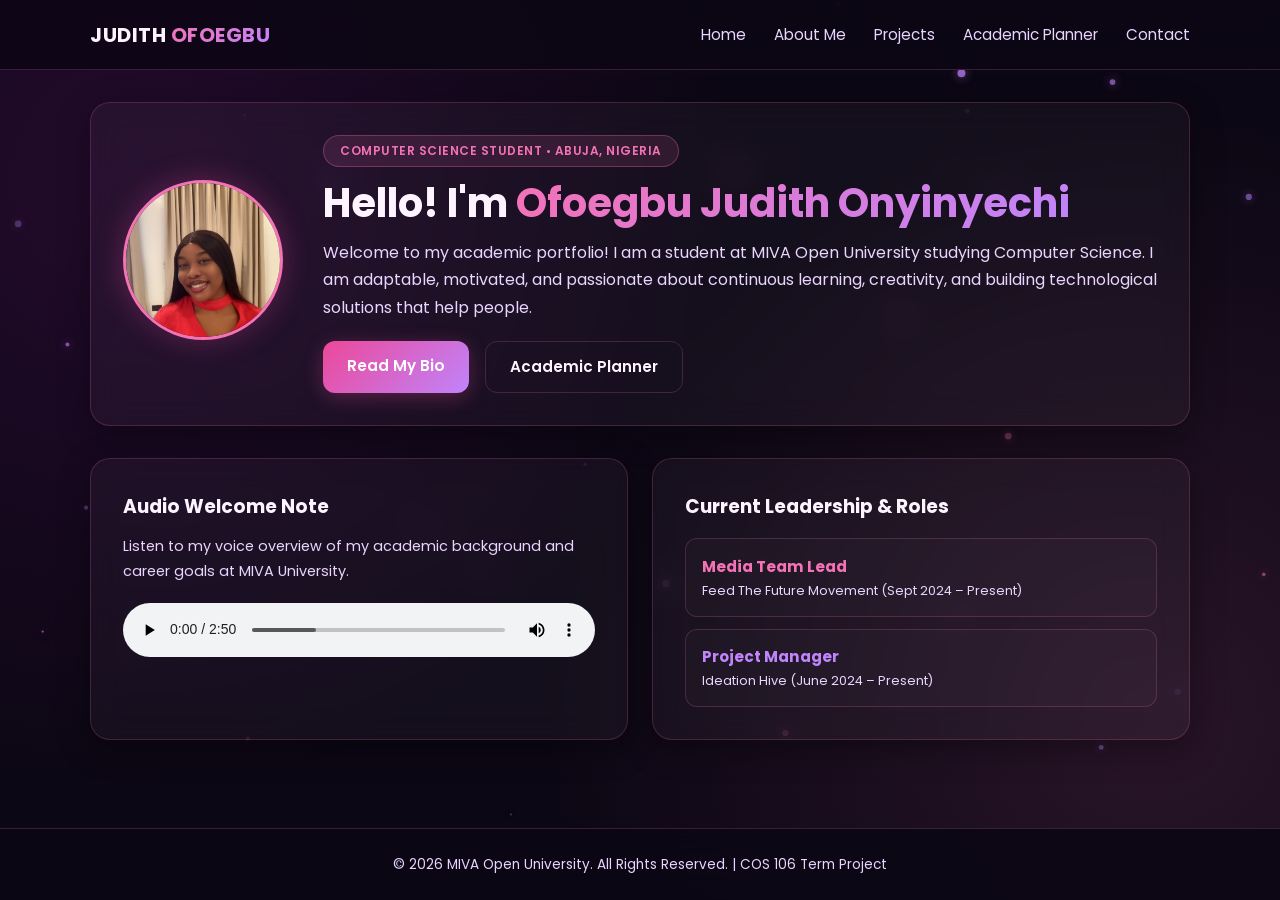
<file: index.html>
<!DOCTYPE html>
<html lang="en">
<head>
  <meta charset="UTF-8">
  <meta name="viewport" content="width=device-width, initial-scale=1.0">
  <title>Ofoegbu Judith | MIVA Student Portfolio</title>
  <link rel="stylesheet" href="css/style.css">
  <link href="https://fonts.googleapis.com/css2?family=Poppins:wght@300;400;500;600;700&display=swap" rel="stylesheet">
</head>

<body>

  <!-- Navigation Header -->
<header>
  <div class="nav-container">
    <div class="logo">JUDITH <span>OFOEGBU</span></div>
    
    <!-- 1. Hamburger Toggle Button -->
    <button class="mobile-menu-btn" id="mobile-menu-btn" aria-label="Toggle Navigation">
      <span></span>
      <span></span>
      <span></span>
    </button>

    <nav>
      <ul class="nav-links" id="nav-links">
        <li><a href="index.html">Home</a></li>
        <li><a href="about.html">About Me</a></li>
        <li><a href="projects.html">Projects</a></li>
        <li><a href="planner.html">Academic Planner</a></li>
        <li><a href="contact.html">Contact</a></li>
      </ul>
    </nav>
  </div>
</header>

  <main>
    <!-- Hero Section -->
    <section class="glass-card hero-card">
      <div class="profile-img-container">
        <img src="images/profile.jpeg" alt="Ofoegbu Judith Photograph" class="profile-img">
      </div>
      <div class="hero-bio">
        <span class="badge">Computer Science Student • Abuja, Nigeria</span>
        <h1>Hello! I'm <span style="background: linear-gradient(135deg, var(--accent-rose), var(--accent-lavender)); -webkit-background-clip: text; -webkit-text-fill-color: transparent;">Ofoegbu Judith Onyinyechi </span></h1>
        <p style="color: var(--text-muted);">
          Welcome to my academic portfolio! I am a student at MIVA Open University studying Computer Science. I am adaptable, motivated, and passionate about continuous learning, creativity, and building technological solutions that help people.
        </p>
        <div style="display: flex; gap: 1rem; margin-top: 0.5rem; flex-wrap: wrap; justify-content: inherit;">
          <a href="about.html" class="btn">Read My Bio</a>
          <a href="planner.html" class="btn btn-secondary">Academic Planner</a>
        </div>
      </div>
    </section>

    <!-- Highlights -->
    <section class="grid-2">
      <article class="glass-card">
        <h3>Audio Welcome Note</h3>
        <p style="color: var(--text-muted); margin: 0.75rem 0 1.25rem; font-size: 0.9rem;">Listen to my voice overview of my academic background and career goals at MIVA University.</p>
        <audio controls style="width: 100%; border-radius: 8px;">
          <source src="audio/welcome-note.mp3" type="audio/mpeg">
          Your browser does not support the audio element.
        </audio>
      </article>

      <article class="glass-card">
        <h3>Current Leadership & Roles</h3>
        <ul style="list-style: none; margin-top: 1rem; display: flex; flex-direction: column; gap: 0.75rem;">
          <li style="background: rgba(255, 255, 255, 0.02); padding: 0.85rem 1rem; border-radius: 12px; border: 1px solid var(--glass-border);">
            <strong style="color: var(--accent-rose); font-size: 0.95rem;">Media Team Lead</strong>
            <span style="display: block; color: var(--text-muted); font-size: 0.8rem;">Feed The Future Movement (Sept 2024 – Present)</span>
          </li>
          <li style="background: rgba(255, 255, 255, 0.02); padding: 0.85rem 1rem; border-radius: 12px; border: 1px solid var(--glass-border);">
            <strong style="color: var(--accent-lavender); font-size: 0.95rem;">Project Manager</strong>
            <span style="display: block; color: var(--text-muted); font-size: 0.8rem;">Ideation Hive (June 2024 – Present)</span>
          </li>
        </ul>
      </article>
    </section>
  </main>

  <footer>
    <p>&copy; 2026 MIVA Open University. All Rights Reserved. | COS 106 Term Project</p>
  </footer>

  <script src="js/background.js"></script>
</body>

<!-- 2. Hamburger Toggle Script -->

<script>
  const menuBtn = document.getElementById('mobile-menu-btn');
  const navLinks = document.getElementById('nav-links');

  if (menuBtn && navLinks) {
    menuBtn.addEventListener('click', () => {
      menuBtn.classList.toggle('active');
      navLinks.classList.toggle('active');
      document.body.classList.toggle('menu-open');
    });

    // Close menu when clicking on any link
    document.querySelectorAll('.nav-links a').forEach(link => {
      link.addEventListener('click', () => {
        menuBtn.classList.remove('active');
        navLinks.classList.remove('active');
        document.body.classList.remove('menu-open');
      });
    });
  }
</script>

</html>
</file>
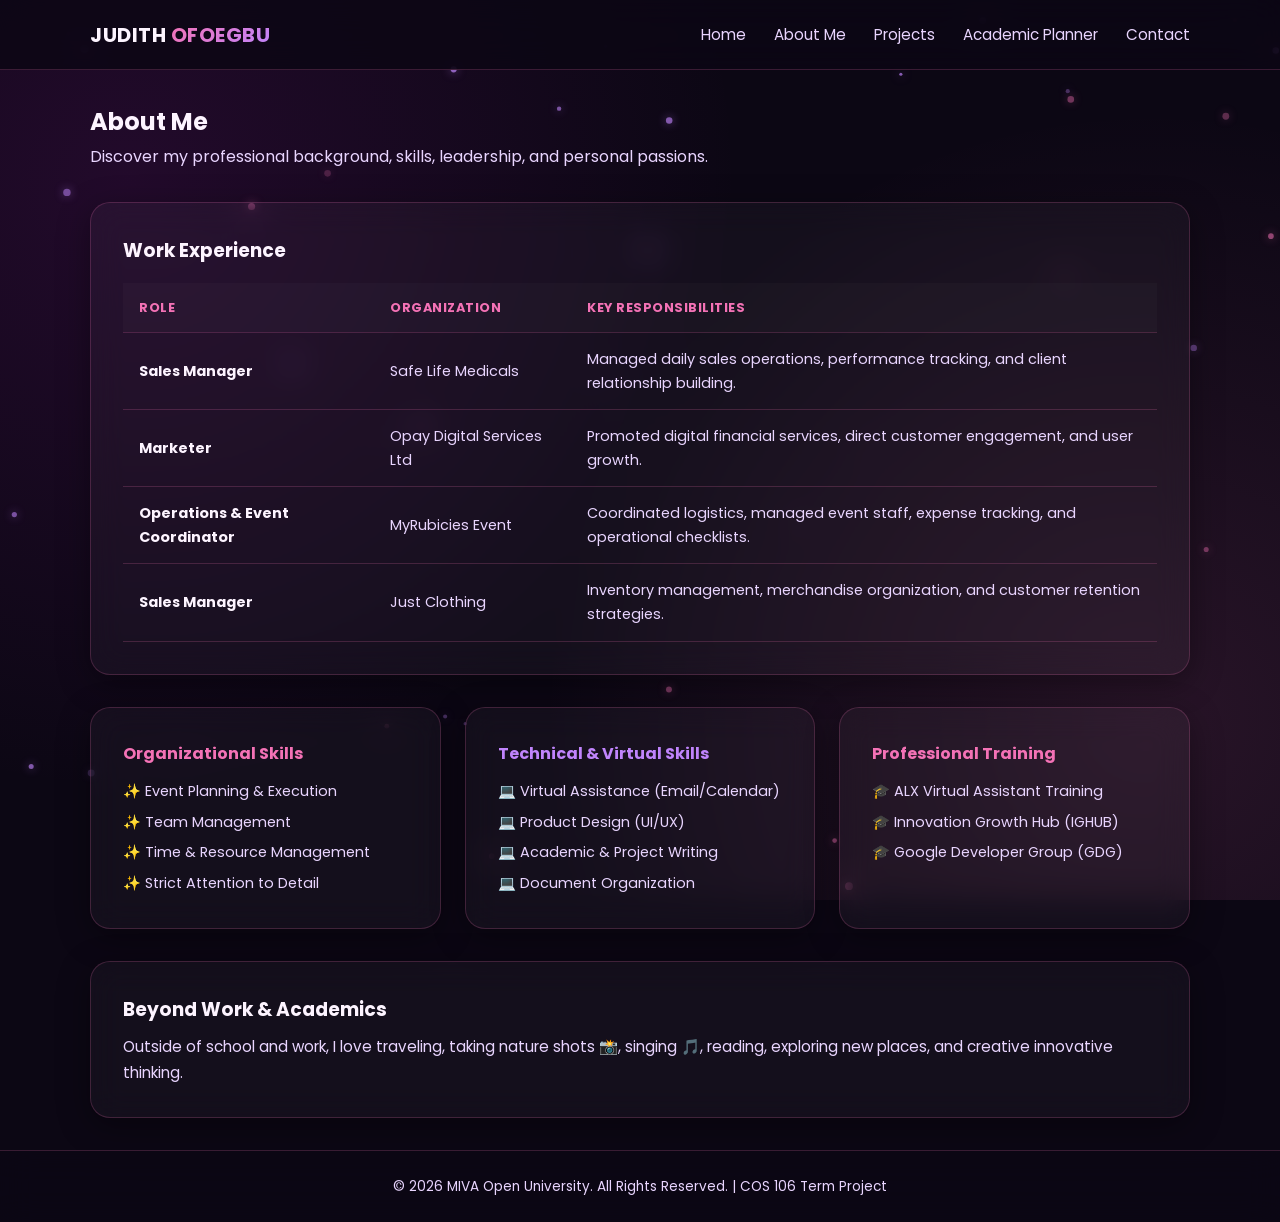
<file: about.html>
<!DOCTYPE html>
<html lang="en">
<head>
  <meta charset="UTF-8">
  <meta name="viewport" content="width=device-width, initial-scale=1.0">
  <title>About Ofoegbu Judith | Student Portfolio</title>
  <link rel="stylesheet" href="css/style.css">
  <link href="https://fonts.googleapis.com/css2?family=Poppins:wght@300;400;500;600;700&display=swap" rel="stylesheet">
</head>
<body>

<header>
  <div class="nav-container">
    <div class="logo">JUDITH <span>OFOEGBU</span></div>
    
    <!-- 1. Hamburger Toggle Button -->
    <button class="mobile-menu-btn" id="mobile-menu-btn" aria-label="Toggle Navigation">
      <span></span>
      <span></span>
      <span></span>
    </button>

    <nav>
      <ul class="nav-links" id="nav-links">
        <li><a href="index.html">Home</a></li>
        <li><a href="about.html">About Me</a></li>
        <li><a href="projects.html">Projects</a></li>
        <li><a href="planner.html">Academic Planner</a></li>
        <li><a href="contact.html">Contact</a></li>
      </ul>
    </nav>
  </div>
</header>

  <main>
    <section style="margin-bottom: 2rem;">
      <h2>About Me</h2>
      <p style="color: var(--text-muted);">Discover my professional background, skills, leadership, and personal passions.</p>
    </section>

    <!-- Professional Experience Table -->
    <section class="glass-card" style="margin-bottom: 2rem;">
      <h3>Work Experience</h3>
      <div class="table-container">
        <table>
          <thead>
            <tr>
              <th>Role</th>
              <th>Organization</th>
              <th>Key Responsibilities</th>
            </tr>
          </thead>
          <tbody>
            <tr>
              <td><strong style="color: var(--text-main);">Sales Manager</strong></td>
              <td>Safe Life Medicals</td>
              <td>Managed daily sales operations, performance tracking, and client relationship building.</td>
            </tr>
            <tr>
              <td><strong style="color: var(--text-main);">Marketer</strong></td>
              <td>Opay Digital Services Ltd</td>
              <td>Promoted digital financial services, direct customer engagement, and user growth.</td>
            </tr>
            <tr>
              <td><strong style="color: var(--text-main);">Operations & Event Coordinator</strong></td>
              <td>MyRubicies Event</td>
              <td>Coordinated logistics, managed event staff, expense tracking, and operational checklists.</td>
            </tr>
            <tr>
              <td><strong style="color: var(--text-main);">Sales Manager</strong></td>
              <td>Just Clothing</td>
              <td>Inventory management, merchandise organization, and customer retention strategies.</td>
            </tr>
          </tbody>
        </table>
      </div>
    </section>

    <!-- Skills Grid -->
    <section class="grid-3" style="margin-bottom: 2rem;">
      <article class="glass-card">
        <h4 style="color: var(--accent-rose); margin-bottom: 0.75rem;">Organizational Skills</h4>
        <ul style="list-style: none; color: var(--text-muted); font-size: 0.9rem; display: flex; flex-direction: column; gap: 0.4rem;">
          <li>✨ Event Planning & Execution</li>
          <li>✨ Team Management</li>
          <li>✨ Time & Resource Management</li>
          <li>✨ Strict Attention to Detail</li>
        </ul>
      </article>

      <article class="glass-card">
        <h4 style="color: var(--accent-lavender); margin-bottom: 0.75rem;">Technical & Virtual Skills</h4>
        <ul style="list-style: none; color: var(--text-muted); font-size: 0.9rem; display: flex; flex-direction: column; gap: 0.4rem;">
          <li>💻 Virtual Assistance (Email/Calendar)</li>
          <li>💻 Product Design (UI/UX)</li>
          <li>💻 Academic & Project Writing</li>
          <li>💻 Document Organization</li>
        </ul>
      </article>

      <article class="glass-card">
        <h4 style="color: var(--accent-rose); margin-bottom: 0.75rem;">Professional Training</h4>
        <ul style="list-style: none; color: var(--text-muted); font-size: 0.9rem; display: flex; flex-direction: column; gap: 0.4rem;">
          <li>🎓 ALX Virtual Assistant Training</li>
          <li>🎓 Innovation Growth Hub (IGHUB)</li>
          <li>🎓 Google Developer Group (GDG)</li>
        </ul>
      </article>
    </section>

    <!-- Personal Hobbies -->
    <section class="glass-card">
      <h3>Beyond Work & Academics</h3>
      <p style="color: var(--text-muted); margin-top: 0.5rem; font-size: 0.95rem;">
        Outside of school and work, I love traveling, taking nature shots 📸, singing 🎵, reading, exploring new places, and creative innovative thinking.
      </p>
    </section>
  </main>

  <footer>
    <p>&copy; 2026 MIVA Open University. All Rights Reserved. | COS 106 Term Project</p>
  </footer>

  <script src="js/background.js"></script>
</body>
<script>
  const menuBtn = document.getElementById('mobile-menu-btn');
  const navLinks = document.getElementById('nav-links');

  if (menuBtn && navLinks) {
    menuBtn.addEventListener('click', () => {
      menuBtn.classList.toggle('active');
      navLinks.classList.toggle('active');
      document.body.classList.toggle('menu-open');
    });

    // Close menu when clicking on any link
    document.querySelectorAll('.nav-links a').forEach(link => {
      link.addEventListener('click', () => {
        menuBtn.classList.remove('active');
        navLinks.classList.remove('active');
        document.body.classList.remove('menu-open');
      });
    });
  }
</script>
</html>
</file>
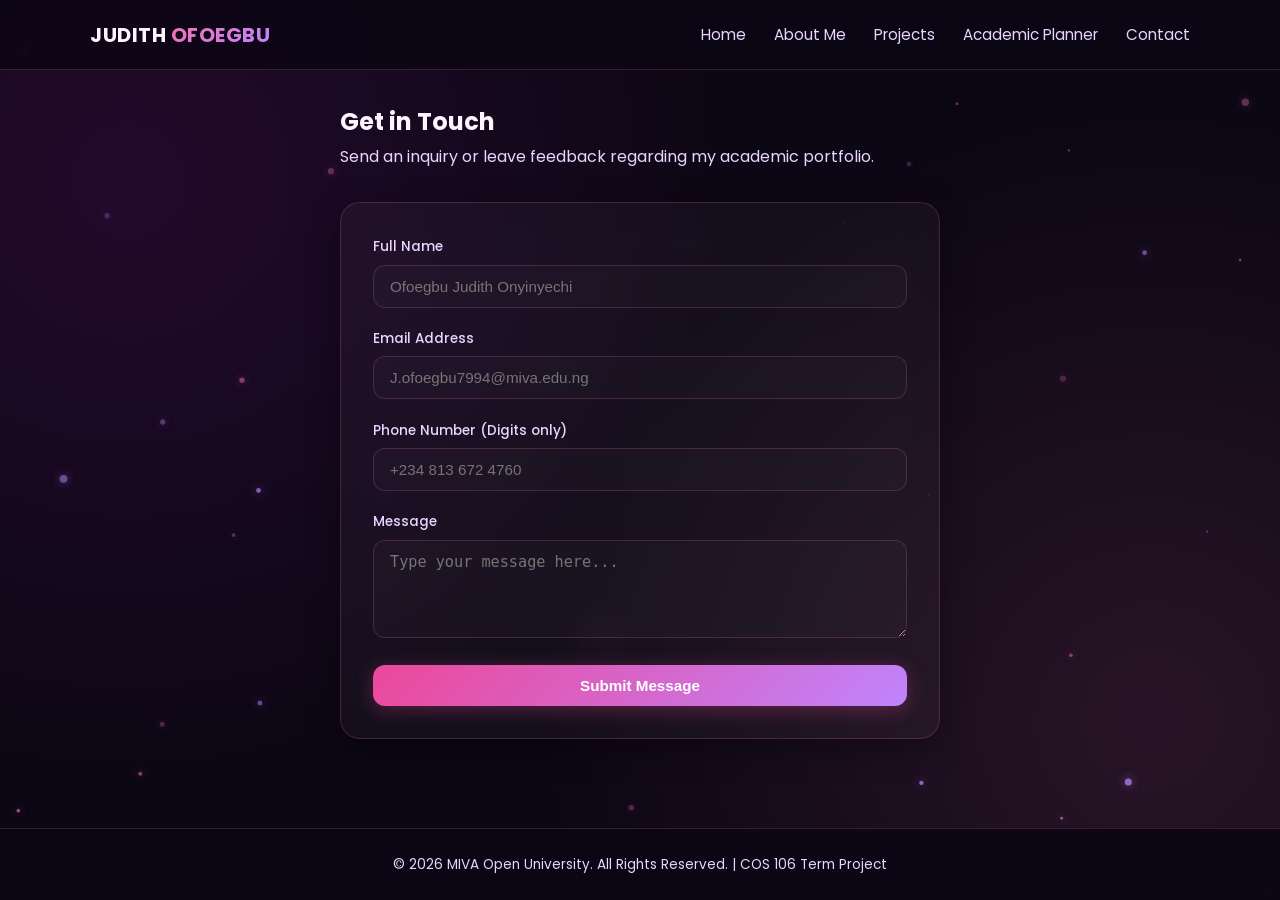
<file: contact.html>
<!DOCTYPE html>
<html lang="en">
<head>
  <meta charset="UTF-8">
  <meta name="viewport" content="width=device-width, initial-scale=1.0">
  <title>Contact | Ofoegbu Judith</title>
  <link rel="stylesheet" href="css/style.css">
  <link href="https://fonts.googleapis.com/css2?family=Poppins:wght@300;400;500;600;700&display=swap" rel="stylesheet">
</head>
<body>

  <header>
  <div class="nav-container">
    <div class="logo">JUDITH <span>OFOEGBU</span></div>
    
    <!-- 1. Hamburger Toggle Button -->
    <button class="mobile-menu-btn" id="mobile-menu-btn" aria-label="Toggle Navigation">
      <span></span>
      <span></span>
      <span></span>
    </button>

    <nav>
      <ul class="nav-links" id="nav-links">
        <li><a href="index.html">Home</a></li>
        <li><a href="about.html">About Me</a></li>
        <li><a href="projects.html">Projects</a></li>
        <li><a href="planner.html">Academic Planner</a></li>
        <li><a href="contact.html">Contact</a></li>
      </ul>
    </nav>
  </div>
</header>

  <main style="max-width: 600px;">
    <section style="margin-bottom: 2rem;">
      <h2>Get in Touch</h2>
      <p style="color: var(--text-muted);">Send an inquiry or leave feedback regarding my academic portfolio.</p>
    </section>

    <div id="success-banner" style="display: none; background: rgba(244, 114, 182, 0.1); border: 1px solid var(--accent-rose); color: var(--accent-rose); padding: 1.25rem; border-radius: 14px; margin-bottom: 1.5rem; font-size: 0.9rem; backdrop-filter: blur(10px);">
      ✨ Thank you! Your message has passed validation and was submitted successfully.
    </div>

    <form id="contact-form" class="glass-card" novalidate>
      <!-- Name -->
      <div class="form-group">
        <label for="fullname">Full Name</label>
        <input type="text" id="fullname" placeholder="Ofoegbu Judith Onyinyechi">
        <span class="error-text" id="name-error">Name cannot be empty.</span>
      </div>

      <!-- Email -->
      <div class="form-group">
        <label for="email">Email Address</label>
        <input type="email" id="email" placeholder="J.ofoegbu7994@miva.edu.ng">
        <span class="error-text" id="email-error">Please enter a valid email address.</span>
      </div>

      <!-- Phone Number -->
      <div class="form-group">
        <label for="phone">Phone Number (Digits only)</label>
        <input type="text" id="phone" placeholder="+234 813 672 4760">
        <span class="error-text" id="phone-error">Phone number must contain digits only.</span>
      </div>

      <!-- Message -->
      <div class="form-group">
        <label for="message">Message</label>
        <textarea id="message" rows="4" placeholder="Type your message here..."></textarea>
        <span class="error-text" id="message-error">Message cannot be empty.</span>
      </div>

      <button type="submit" class="btn" style="width: 100%; margin-top: 0.5rem;">Submit Message</button>
    </form>
  </main>

  <footer>
    <p>&copy; 2026 MIVA Open University. All Rights Reserved. | COS 106 Term Project</p>
  </footer>

  <script src="js/background.js"></script>
  <script src="js/validation.js"></script>
</body>
<script>
  const menuBtn = document.getElementById('mobile-menu-btn');
  const navLinks = document.getElementById('nav-links');

  if (menuBtn && navLinks) {
    menuBtn.addEventListener('click', () => {
      menuBtn.classList.toggle('active');
      navLinks.classList.toggle('active');
      document.body.classList.toggle('menu-open');
    });

    // Close menu when clicking on any link
    document.querySelectorAll('.nav-links a').forEach(link => {
      link.addEventListener('click', () => {
        menuBtn.classList.remove('active');
        navLinks.classList.remove('active');
        document.body.classList.remove('menu-open');
      });
    });
  }
</script>
</html>
</file>
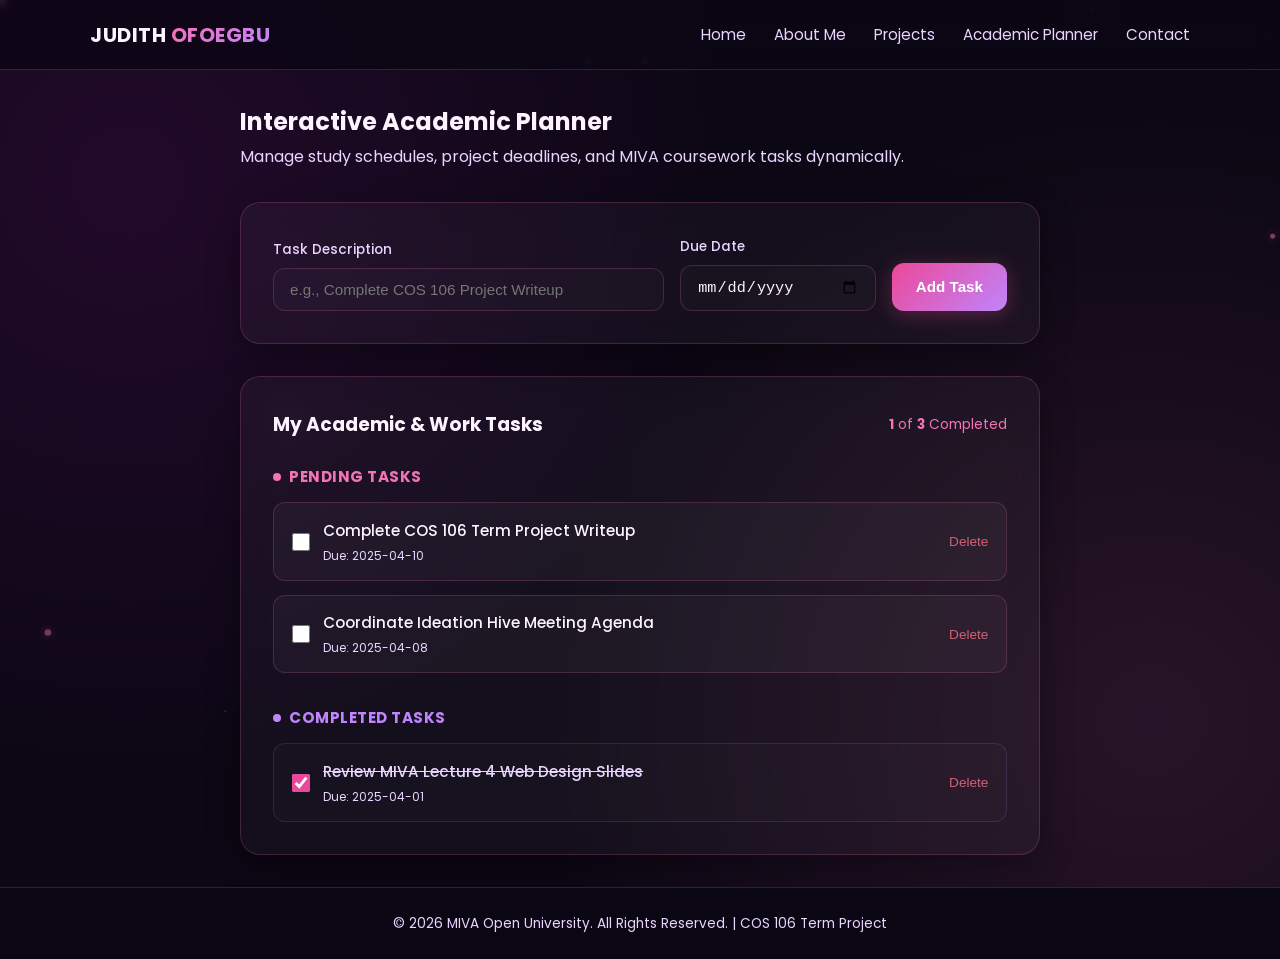
<file: planner.html>
<!DOCTYPE html>
<html lang="en">
<head>
  <meta charset="UTF-8">
  <meta name="viewport" content="width=device-width, initial-scale=1.0">
  <title>Academic Planner | Ofoegbu Judith</title>
  <link rel="stylesheet" href="css/style.css">
  <link href="https://fonts.googleapis.com/css2?family=Poppins:wght@300;400;500;600;700&display=swap" rel="stylesheet">
</head>
<body>

  <!-- Navigation -->

  <header>
  <div class="nav-container">
    <div class="logo">JUDITH <span>OFOEGBU</span></div>
    
    <!-- 1. Hamburger Toggle Button -->
    <button class="mobile-menu-btn" id="mobile-menu-btn" aria-label="Toggle Navigation">
      <span></span>
      <span></span>
      <span></span>
    </button>

    <nav>
      <ul class="nav-links" id="nav-links">
        <li><a href="index.html">Home</a></li>
        <li><a href="about.html">About Me</a></li>
        <li><a href="projects.html">Projects</a></li>
        <li><a href="planner.html">Academic Planner</a></li>
        <li><a href="contact.html">Contact</a></li>
      </ul>
    </nav>
  </div>
</header>


  <main style="max-width: 800px;">
    <section style="margin-bottom: 2rem;">
      <h2>Interactive Academic Planner</h2>
      <p style="color: var(--text-muted);">Manage study schedules, project deadlines, and MIVA coursework tasks dynamically.</p>
    </section>

    <!-- Task Input Form -->
    <section class="glass-card" style="margin-bottom: 2rem;">
      <form id="planner-form">
        <div class="form-group" style="margin-bottom: 0;">
          <label for="task-title">Task Description</label>
          <input type="text" id="task-title" placeholder="e.g., Complete COS 106 Project Writeup" required>
        </div>
        <div class="form-group" style="margin-bottom: 0;">
          <label for="task-date">Due Date</label>
          <input type="date" id="task-date" required>
        </div>
        <button type="submit" class="btn" style="height: 48px;">Add Task</button>
      </form>
    </section>

    <!-- Task Display & Status Sections -->
    <section class="glass-card">
      <div style="display: flex; justify-content: space-between; align-items: center; margin-bottom: 1.5rem; flex-wrap: wrap; gap: 1rem;">
        <h3>My Academic & Work Tasks</h3>
        <div id="planner-stats" style="font-size: 0.85rem; color: var(--accent-rose);">
          <!-- Dynamic Task Counters -->
        </div>
      </div>

      <!-- Pending Tasks Group -->
      <div style="margin-bottom: 2rem;">
        <h4 style="color: var(--accent-rose); font-size: 0.95rem; text-transform: uppercase; letter-spacing: 0.5px; margin-bottom: 0.75rem; display: flex; align-items: center; gap: 0.5rem;">
          <span style="width: 8px; height: 8px; border-radius: 50%; background-color: var(--accent-rose); display: inline-block;"></span>
          Pending Tasks
        </h4>
        <ul id="pending-task-list" style="list-style: none; display: flex; flex-direction: column; gap: 0.85rem;">
          <!-- Pending tasks inserted via planner.js -->
        </ul>
      </div>

      <!-- Completed Tasks Group -->
      <div>
        <h4 style="color: var(--accent-lavender); font-size: 0.95rem; text-transform: uppercase; letter-spacing: 0.5px; margin-bottom: 0.75rem; display: flex; align-items: center; gap: 0.5rem;">
          <span style="width: 8px; height: 8px; border-radius: 50%; background-color: var(--accent-lavender); display: inline-block;"></span>
          Completed Tasks
        </h4>
        <ul id="completed-task-list" style="list-style: none; display: flex; flex-direction: column; gap: 0.85rem;">
          <!-- Completed tasks inserted via planner.js -->
        </ul>
      </div>
    </section>
  </main>

  <footer>
    <p>&copy; 2026 MIVA Open University. All Rights Reserved. | COS 106 Term Project</p>
  </footer>

  <script src="js/background.js"></script>
  <script src="js/planner.js"></script>
</body>
<script>
  const menuBtn = document.getElementById('mobile-menu-btn');
  const navLinks = document.getElementById('nav-links');

  if (menuBtn && navLinks) {
    menuBtn.addEventListener('click', () => {
      menuBtn.classList.toggle('active');
      navLinks.classList.toggle('active');
      document.body.classList.toggle('menu-open');
    });

    // Close menu when clicking on any link
    document.querySelectorAll('.nav-links a').forEach(link => {
      link.addEventListener('click', () => {
        menuBtn.classList.remove('active');
        navLinks.classList.remove('active');
        document.body.classList.remove('menu-open');
      });
    });
  }
</script>
</html>
</file>
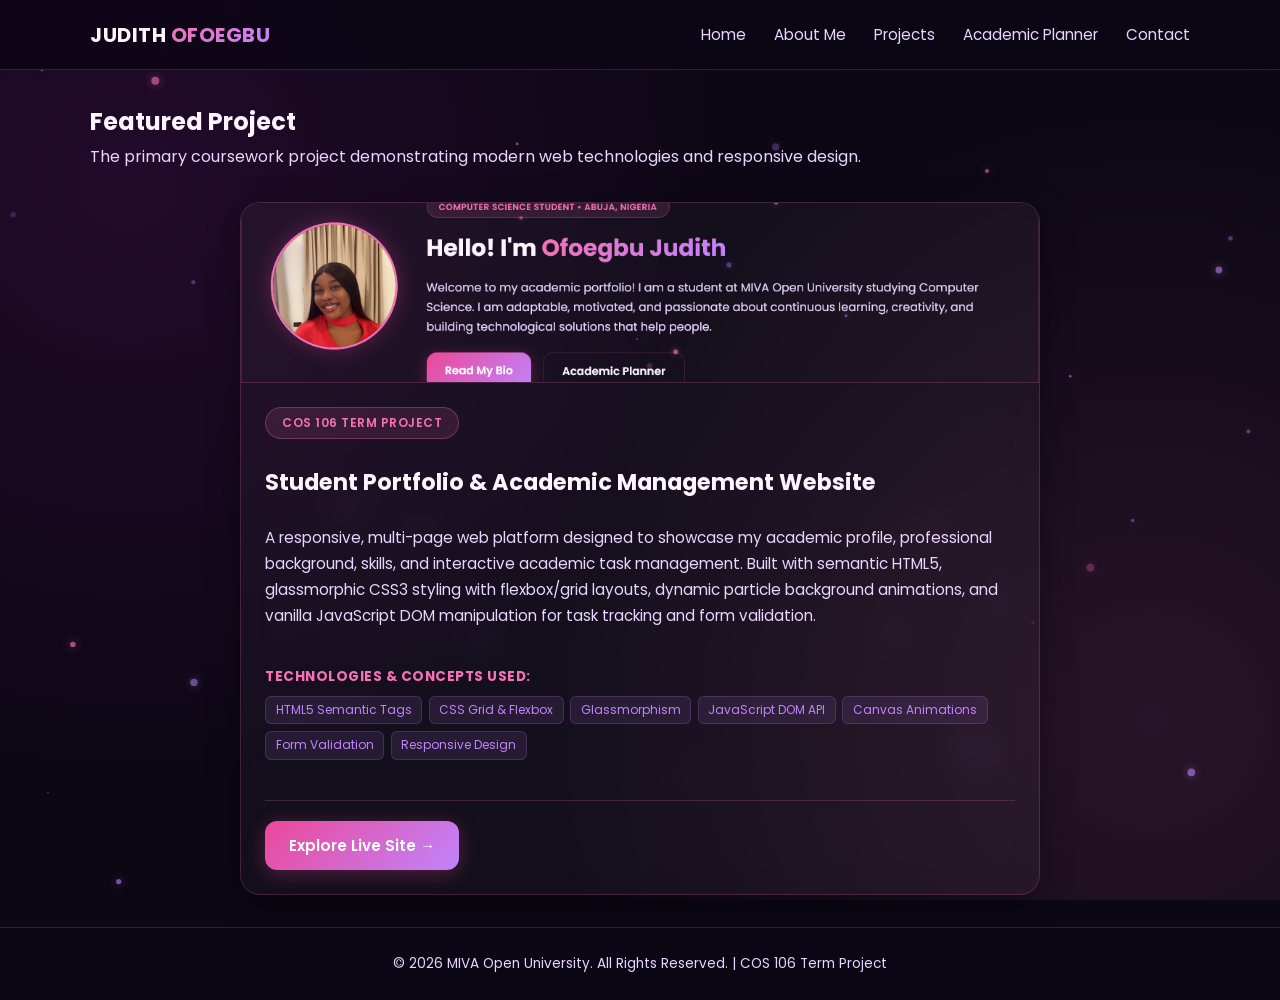
<file: projects.html>
<!DOCTYPE html>
<html lang="en">
<head>
  <meta charset="UTF-8">
  <meta name="viewport" content="width=device-width, initial-scale=1.0">
  <title>Projects | Ofoegbu Judith</title>
  <link rel="stylesheet" href="css/style.css">
  <link href="https://fonts.googleapis.com/css2?family=Poppins:wght@300;400;500;600;700&display=swap" rel="stylesheet">
</head>
<body>

  <!-- Header -->
<header>
  <div class="nav-container">
    <div class="logo">JUDITH <span>OFOEGBU</span></div>
    
    <!-- 1. Hamburger Toggle Button -->
    <button class="mobile-menu-btn" id="mobile-menu-btn" aria-label="Toggle Navigation">
      <span></span>
      <span></span>
      <span></span>
    </button>

    <nav>
      <ul class="nav-links" id="nav-links">
        <li><a href="index.html">Home</a></li>
        <li><a href="about.html">About Me</a></li>
        <li><a href="projects.html">Projects</a></li>
        <li><a href="planner.html">Academic Planner</a></li>
        <li><a href="contact.html">Contact</a></li>
      </ul>
    </nav>
  </div>
</header>

  <main>
    <section style="margin-bottom: 2rem;">
      <h2>Featured Project</h2>
      <p style="color: var(--text-muted);">The primary coursework project demonstrating modern web technologies and responsive design.</p>
    </section>

    <section style="max-width: 800px; margin: 0 auto; width: 100%;">
      <article class="glass-card project-card">
        <img src="images/Portfolio.png" alt="Student Portfolio and Academic Management Website Screenshot">
        <div class="project-content">
          <span class="badge" style="margin-bottom: 0.5rem;">COS 106 Term Project</span>
          <h3 style="font-size: 1.4rem; color: var(--text-main);">Student Portfolio & Academic Management Website</h3>
          <p style="color: var(--text-muted); font-size: 0.95rem; line-height: 1.7; margin-top: 0.5rem;">
            A responsive, multi-page web platform designed to showcase my academic profile, professional background, skills, and interactive academic task management. Built with semantic HTML5, glassmorphic CSS3 styling with flexbox/grid layouts, dynamic particle background animations, and vanilla JavaScript DOM manipulation for task tracking and form validation.
          </p>
          
          <div style="margin-top: 1.25rem;">
            <h4 style="font-size: 0.85rem; color: var(--accent-rose); text-transform: uppercase; letter-spacing: 0.5px; margin-bottom: 0.5rem;">Technologies & Concepts Used:</h4>
            <ul class="tag-list">
              <li>HTML5 Semantic Tags</li>
              <li>CSS Grid & Flexbox</li>
              <li>Glassmorphism</li>
              <li>JavaScript DOM API</li>
              <li>Canvas Animations</li>
              <li>Form Validation</li>
              <li>Responsive Design</li>
            </ul>
          </div>

          <div style="margin-top: 1.5rem; display: flex; gap: 1rem; font-size: 0.95rem; align-items: center; border-top: 1px solid var(--glass-border); padding-top: 1.25rem; flex-wrap: wrap;">
            <a href="https://judith-miva.netlify.app/" class="btn">Explore Live Site &rarr;</a>
            <!-- <a href="https://github.com" target="_blank" style="color: var(--text-muted); font-weight: 500;">GitHub Repository</a> -->
          </div>
        </div>
      </article>
    </section>
  </main>

  <footer>
    <p>&copy; 2026 MIVA Open University. All Rights Reserved. | COS 106 Term Project</p>
  </footer>

  <script src="js/background.js"></script>
</body>
<script>
  const menuBtn = document.getElementById('mobile-menu-btn');
  const navLinks = document.getElementById('nav-links');

  if (menuBtn && navLinks) {
    menuBtn.addEventListener('click', () => {
      menuBtn.classList.toggle('active');
      navLinks.classList.toggle('active');
      document.body.classList.toggle('menu-open');
    });

    // Close menu when clicking on any link
    document.querySelectorAll('.nav-links a').forEach(link => {
      link.addEventListener('click', () => {
        menuBtn.classList.remove('active');
        navLinks.classList.remove('active');
        document.body.classList.remove('menu-open');
      });
    });
  }
</script>
</html>
</file>
<file: css/style.css>
/* Feminine Glassmorphic & Fully Responsive Design System */
:root {
  --bg-main: #0c0714;
  --bg-gradient: radial-gradient(circle at 10% 20%, rgba(162, 28, 175, 0.15) 0%, transparent 45%),
                 radial-gradient(circle at 90% 80%, rgba(244, 114, 182, 0.12) 0%, transparent 45%);
  --glass-bg: rgba(255, 255, 255, 0.035);
  --glass-bg-hover: rgba(255, 255, 255, 0.07);
  --glass-border: rgba(244, 114, 182, 0.2);
  --glass-border-hover: rgba(244, 114, 182, 0.5);
  --text-main: #fdf4ff;
  --text-muted: #e9d5ff;
  --accent-pink: #ec4899;
  --accent-rose: #f472b6;
  --accent-lavender: #c084fc;
  --accent-glow: rgba(236, 72, 153, 0.3);
  --danger-color: #fb7185;
}

*, *::before, *::after {
  margin: 0;
  padding: 0;
  box-sizing: border-box;
}

body {
  font-family: 'Poppins', 'Segoe UI', sans-serif;
  background-color: var(--bg-main);
  background-image: var(--bg-gradient);
  color: var(--text-main);
  line-height: 1.7;
  min-height: 100vh;
  display: flex;
  flex-direction: column;
  background-attachment: fixed;
  overflow-x: hidden;
}

/* Glassmorphic Navigation */
header {
  background: rgba(12, 7, 20, 0.85);
  backdrop-filter: blur(16px);
  -webkit-backdrop-filter: blur(16px);
  border-bottom: 1px solid var(--glass-border);
  position: sticky;
  top: 0;
  z-index: 100;
  width: 100%;
}

.nav-container {
  width: 90%;
  max-width: 1100px;
  margin: 0 auto;
  display: flex;
  justify-content: space-between;
  align-items: center;
  padding: 1.1rem 0;
  position: relative;
}

.logo {
  font-size: 1.25rem;
  font-weight: 700;
  letter-spacing: 0.5px;
  color: var(--text-main);
  white-space: nowrap;
}

.logo span {
  background: linear-gradient(135deg, var(--accent-rose), var(--accent-lavender));
  -webkit-background-clip: text;
  -webkit-text-fill-color: transparent;
}

.nav-links {
  display: flex;
  list-style: none;
  gap: 1.75rem;
  align-items: center;
}

.nav-links a {
  color: var(--text-muted);
  font-weight: 400;
  font-size: 0.95rem;
  transition: all 0.3s ease;
  white-space: nowrap;
}

.nav-links a.active,
.nav-links a:hover {
  color: var(--accent-rose);
  border-bottom: 2px solid var(--accent-rose);
}

/* Hamburger Button Styling */
.mobile-menu-btn {
  display: none;
  flex-direction: column;
  justify-content: space-between;
  width: 28px;
  height: 20px;
  background: transparent;
  border: none;
  cursor: pointer;
  padding: 0;
  z-index: 101;
}

.mobile-menu-btn span {
  width: 100%;
  height: 2px;
  background-color: var(--text-main);
  border-radius: 2px;
  transition: all 0.3s ease;
}

/* Hamburger Animation Transform */
.mobile-menu-btn.active span:nth-child(1) {
  transform: translateY(9px) rotate(45deg);
  background-color: var(--accent-rose);
}
.mobile-menu-btn.active span:nth-child(2) {
  opacity: 0;
}
.mobile-menu-btn.active span:nth-child(3) {
  transform: translateY(-9px) rotate(-45deg);
  background-color: var(--accent-rose);
}

main {
  flex: 1;
  width: 90%;
  max-width: 1100px;
  margin: 2rem auto;
  position: relative;
  z-index: 1;
  animation: slideUp 0.8s cubic-bezier(0.16, 1, 0.3, 1);
}

@keyframes slideUp {
  from { opacity: 0; transform: translateY(20px); }
  to { opacity: 1; transform: translateY(0); }
}

a {
  color: var(--accent-rose);
  text-decoration: none;
  transition: all 0.3s ease;
}

a:hover {
  color: var(--accent-pink);
  text-shadow: 0 0 10px var(--accent-glow);
}

/* Glass Cards */
.glass-card {
  background: var(--glass-bg);
  backdrop-filter: blur(16px);
  -webkit-backdrop-filter: blur(16px);
  border: 1px solid var(--glass-border);
  border-radius: 20px;
  padding: 2rem;
  box-shadow: 0 8px 32px 0 rgba(0, 0, 0, 0.37);
  transition: all 0.4s cubic-bezier(0.16, 1, 0.3, 1);
  width: 100%;
}

.glass-card:hover {
  border-color: var(--glass-border-hover);
  box-shadow: 0 12px 40px 0 rgba(236, 72, 153, 0.2);
  transform: translateY(-2px);
}

/* Hero Section & Floating Avatar Animation */
.hero-card {
  display: flex;
  align-items: center;
  gap: 2.5rem;
  margin-bottom: 2rem;
}

.profile-img-container {
  position: relative;
  flex-shrink: 0;
  animation: float 5s ease-in-out infinite;
}

@keyframes float {
  0%, 100% { transform: translateY(0px); }
  50% { transform: translateY(-8px); }
}

.profile-img {
  width: 160px;
  height: 160px;
  border-radius: 50%;
  object-fit: cover;
  border: 3px solid var(--accent-rose);
  box-shadow: 0 0 30px var(--accent-glow);
}

.hero-bio {
  display: flex;
  flex-direction: column;
  gap: 0.75rem;
  width: 100%;
}

.hero-bio h1 {
  font-size: clamp(1.75rem, 4vw, 2.5rem);
  line-height: 1.2;
}

.badge {
  align-self: flex-start;
  background: rgba(244, 114, 182, 0.12);
  color: var(--accent-rose);
  border: 1px solid rgba(244, 114, 182, 0.3);
  padding: 0.3rem 1rem;
  border-radius: 30px;
  font-size: 0.75rem;
  font-weight: 600;
  letter-spacing: 0.5px;
  text-transform: uppercase;
}

/* Buttons */
.btn {
  display: inline-block;
  background: linear-gradient(135deg, var(--accent-pink), var(--accent-lavender));
  color: #fff;
  padding: 0.75rem 1.5rem;
  border-radius: 12px;
  font-weight: 600;
  font-size: 0.95rem;
  border: none;
  cursor: pointer;
  text-align: center;
  box-shadow: 0 4px 20px rgba(236, 72, 153, 0.3);
  transition: all 0.3s ease;
}

.btn:hover {
  transform: translateY(-2px);
  box-shadow: 0 6px 25px rgba(236, 72, 153, 0.5);
  color: #fff;
}

.btn-secondary {
  background: transparent;
  color: var(--text-main);
  border: 1px solid var(--glass-border);
  box-shadow: none;
}

.btn-secondary:hover {
  background: var(--glass-bg-hover);
  border-color: var(--accent-rose);
  color: var(--text-main);
}

/* Responsive Grids */
.grid-2 {
  display: grid;
  grid-template-columns: repeat(auto-fit, minmax(280px, 1fr));
  gap: 1.5rem;
}

.grid-3 {
  display: grid;
  grid-template-columns: repeat(auto-fit, minmax(260px, 1fr));
  gap: 1.5rem;
}

/* Table Styling with Horizontal Scroll wrapper */
.table-container {
  width: 100%;
  overflow-x: auto;
  -webkit-overflow-scrolling: touch;
  margin-top: 1rem;
}

table {
  width: 100%;
  border-collapse: collapse;
  text-align: left;
  min-width: 500px;
}

th, td {
  padding: 0.85rem 1rem;
  border-bottom: 1px solid var(--glass-border);
  font-size: 0.9rem;
}

th {
  background: rgba(255, 255, 255, 0.02);
  color: var(--accent-rose);
  text-transform: uppercase;
  font-size: 0.8rem;
  letter-spacing: 0.5px;
}

td {
  color: var(--text-muted);
}

/* Project Cards */
.project-card {
  display: flex;
  flex-direction: column;
  overflow: hidden;
  padding: 0;
}

.project-card img {
  width: 100%;
  height: 180px;
  object-fit: cover;
  border-bottom: 1px solid var(--glass-border);
  transition: transform 0.5s ease;
}

.project-card:hover img {
  transform: scale(1.03);
}

.project-content {
  padding: 1.5rem;
  display: flex;
  flex-direction: column;
  gap: 1rem;
  flex: 1;
}

.tag-list {
  display: flex;
  gap: 0.4rem;
  list-style: none;
  flex-wrap: wrap;
}

.tag-list li {
  background: rgba(192, 132, 252, 0.1);
  color: var(--accent-lavender);
  padding: 0.2rem 0.6rem;
  border-radius: 6px;
  font-size: 0.75rem;
  border: 1px solid rgba(192, 132, 252, 0.2);
}

/* Forms & Inputs */
.form-group {
  display: flex;
  flex-direction: column;
  gap: 0.4rem;
  margin-bottom: 1.2rem;
}

label {
  font-size: 0.85rem;
  font-weight: 500;
  color: var(--text-muted);
}

input, textarea, select {
  width: 100%;
  background: rgba(255, 255, 255, 0.02);
  border: 1px solid var(--glass-border);
  color: var(--text-main);
  padding: 0.75rem 1rem;
  border-radius: 12px;
  font-size: 0.95rem;
  outline: none;
  transition: all 0.3s ease;
}

input:focus, textarea:focus, select:focus {
  border-color: var(--accent-rose);
  background: rgba(255, 255, 255, 0.05);
  box-shadow: 0 0 15px var(--accent-glow);
}

.error-text {
  color: var(--danger-color);
  font-size: 0.8rem;
  display: none;
}

.error-text.active {
  display: block;
}

/* Planner form grid alignment fix */
#planner-form {
  display: grid;
  grid-template-columns: 2fr 1fr auto;
  gap: 1rem;
  align-items: end;
}

/* Footer */
footer {
  background: rgba(12, 7, 20, 0.9);
  backdrop-filter: blur(16px);
  border-top: 1px solid var(--glass-border);
  padding: 1.5rem 0;
  text-align: center;
  font-size: 0.85rem;
  color: var(--text-muted);
  margin-top: auto;
  position: relative;
  z-index: 1;
}

/* Mobile & Tablet Optimizations */
/* Mobile & Tablet Optimizations (Slide-in Drawer) */
@media (max-width: 768px) {
  /* Keep Logo on left and Hamburger at the far right */
  .nav-container {
    flex-direction: row;
    justify-content: space-between;
    align-items: center;
    padding: 1rem 0;
  }

  /* Hamburger button aligned at the end */
  .mobile-menu-btn {
    display: flex;
    margin-left: auto;
  }

  /* Off-canvas Side Drawer (Positioned off-screen to the left) */
  .nav-links {
    position: fixed;
    top: 0;
    left: 0;
    width: 260px; /* Fixed width drawer */
    height: 100vh; /* Full screen height */
    background: rgba(12, 7, 20, 0.96);
    backdrop-filter: blur(24px);
    -webkit-backdrop-filter: blur(24px);
    border-right: 1px solid var(--glass-border);
    flex-direction: column;
    padding: 5rem 2rem 2rem;
    gap: 1.5rem;
    align-items: flex-start;
    
    /* Off-screen to the left by default */
    transform: translateX(-100%);
    transition: transform 0.4s cubic-bezier(0.16, 1, 0.3, 1);
    z-index: 99;
    box-shadow: 10px 0 30px rgba(0, 0, 0, 0.5);
  }

  /* Slide in from left to right when active */
  .nav-links.active {
    transform: translateX(0);
  }

  /* Dark overlay background when drawer is open */
  body.menu-open::after {
    content: '';
    position: fixed;
    inset: 0;
    background: rgba(0, 0, 0, 0.6);
    backdrop-filter: blur(4px);
    z-index: 98;
    animation: fadeIn 0.3s ease;
  }

  main {
    width: 92%;
    margin: 1.5rem auto;
  }

  .glass-card {
    padding: 1.25rem;
  }

  .hero-card {
    flex-direction: column;
    text-align: center;
    gap: 1.5rem;
  }

  .badge {
    align-self: center;
  }

  .hero-bio {
    align-items: center;
  }

  #planner-form {
    grid-template-columns: 1fr;
    gap: 0.75rem;
  }

  #planner-form .btn {
    width: 100%;
    height: 44px;
  }
}
</file>
